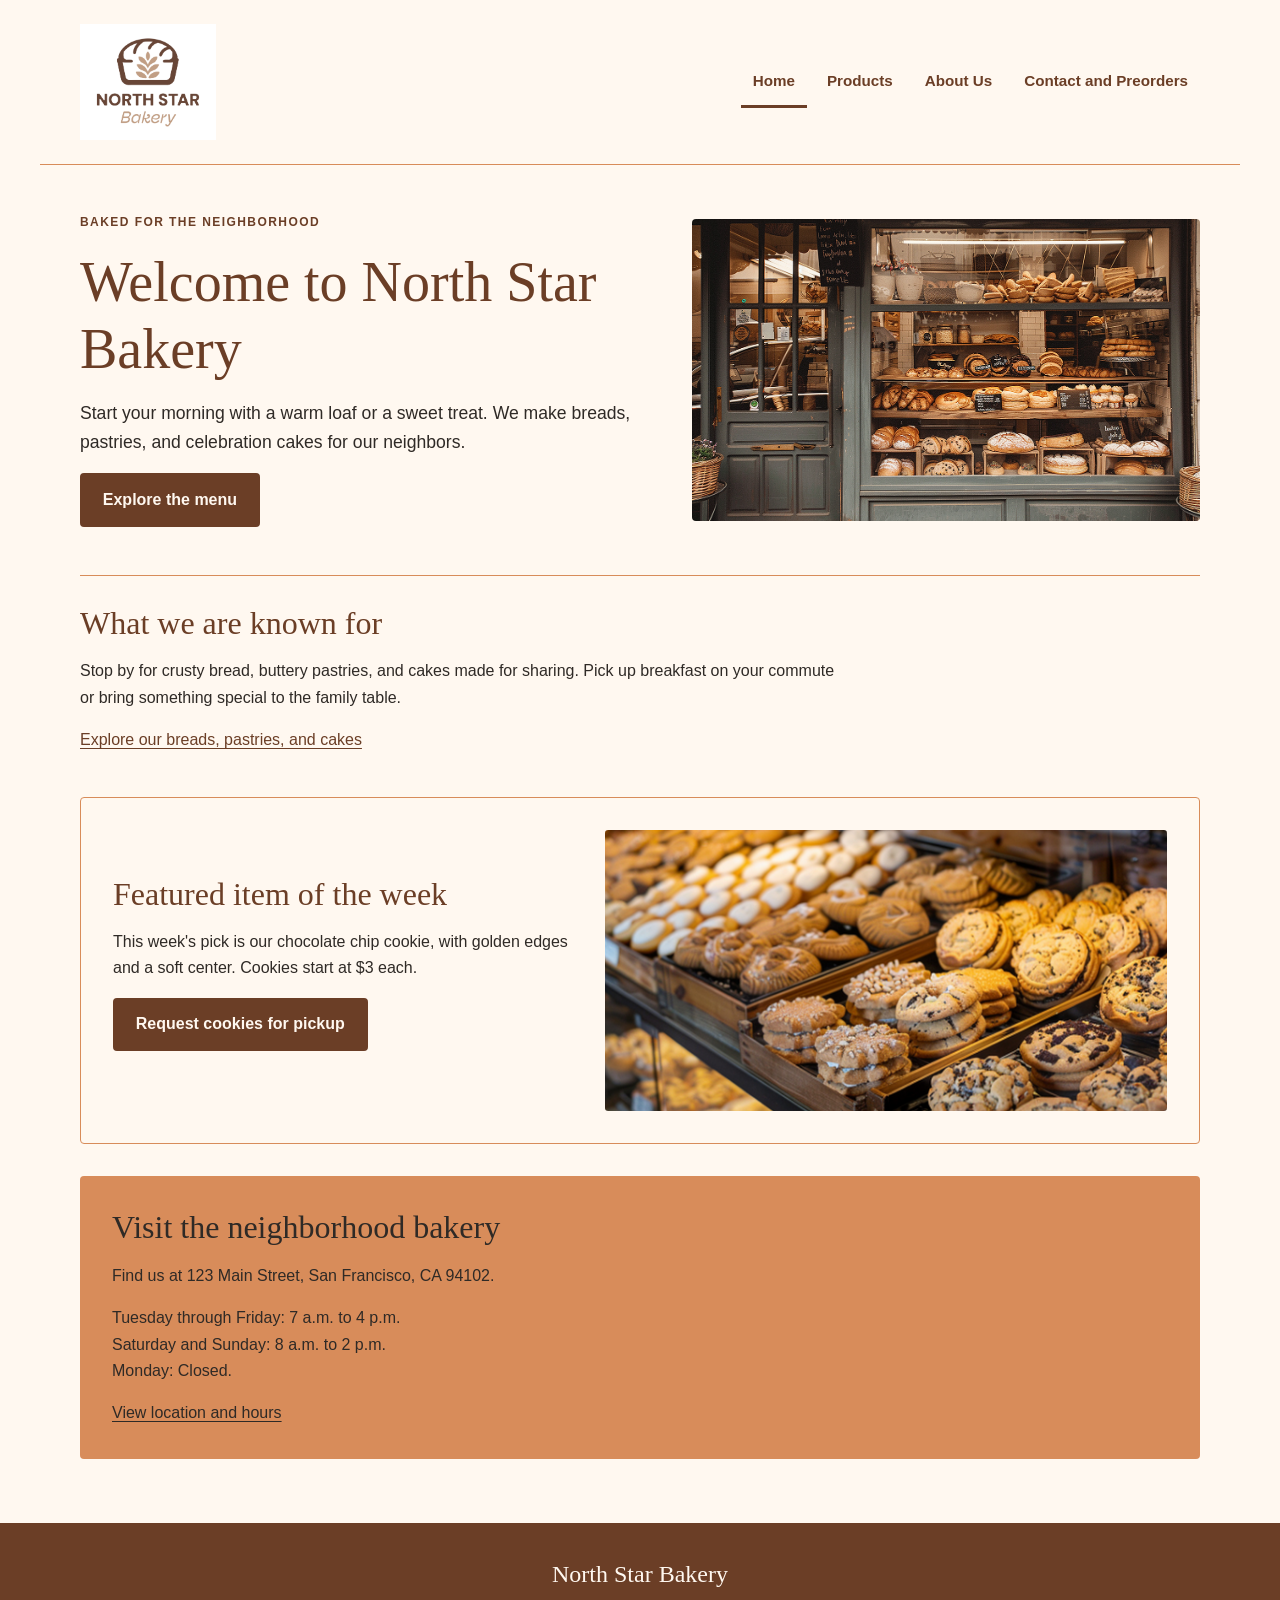
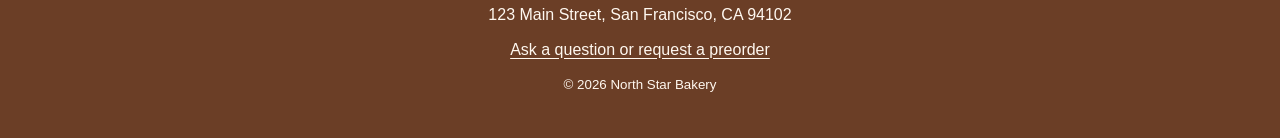
<file: index.html>
<!DOCTYPE html>
<html lang="en">
<head>
  <meta charset="UTF-8">
  <meta name="viewport" content="width=device-width, initial-scale=1.0">
  <title>Home | North Star Bakery</title>
<link rel="stylesheet" href="styles.css">
<meta name="description" content="Visit North Star Bakery in San Francisco for breads, pastries, and celebration cakes.">
</head>
<body class="index-page">
  <a href="#main-content" class="skip-link">Skip to main content</a>
  <header class="site-header">
    <a href="index.html" class="brand">
      <img src="media/bakery-logo_c.png" width="150" alt="North Star Bakery home">
    </a>
    <nav aria-label="Main navigation">
      <ul>
        <li><a href="index.html" aria-current="page">Home</a></li>
        <li><a href="products.html">Products</a></li>
        <li><a href="about.html">About Us</a></li>
        <li><a href="contact.html">Contact and Preorders</a></li>
      </ul>
    </nav>
  </header>
  <main id="main-content" class="page-main" tabindex="-1">
    <div class="home-hero">
<div class="page-intro">
<p class="eyebrow">BAKED FOR THE NEIGHBORHOOD</p>
<h1>Welcome to North Star Bakery</h1>
    <p>Start your morning with a warm loaf or a sweet treat.
      We make breads, pastries, and celebration cakes for our neighbors.</p>
    <a href="products.html" class="button">Explore the menu</a>
</div>
<img src="media/bakery-storefront_c.png" alt="Bakery entrance beside a window filled with bread and pastries" class="hero-image" width="1200" height="715">
</div>
<section class="welcome-strip">
      <h2>What we are known for</h2>
      <p>Stop by for crusty bread, buttery pastries, and cakes made
        for sharing. Pick up breakfast on your commute or bring
        something special to the family table.</p>
      <p><a href="products.html">Explore our breads, pastries, and cakes</a></p>
    </section>
    <section class="card feature-card">
      <div class="feature-copy">
<h2>Featured item of the week</h2>
      <p>This week's pick is our chocolate chip cookie, with golden
        edges and a soft center. Cookies start at $3 each.</p>
      <p><a href="contact.html" class="button">Request cookies for pickup</a></p>
    </div>
<picture>
        <source media="(min-width: 700px)" srcset="media/bakery-feature-large_c.png">
        <img src="media/bakery-feature-small_c.png" alt="Trays of assorted cookies in the bakery display case" loading="lazy">
      </picture>
      </section>
    <section class="visit-strip">
      <h2>Visit the neighborhood bakery</h2>
      <p>Find us at 123 Main Street, San Francisco, CA 94102.</p>
      <p>Tuesday through Friday: 7 a.m. to 4 p.m.<br>
        Saturday and Sunday: 8 a.m. to 2 p.m.<br>
        Monday: Closed.</p>
      <p><a href="contact.html#visit">View location and hours</a></p>
    </section>
  </main>
  <footer class="site-footer">
    <p>North Star Bakery</p>
    <p>123 Main Street, San Francisco, CA 94102</p>
<p><a href="contact.html">Ask a question or request a preorder</a></p>
    <p><small>© 2026 North Star Bakery</small></p>
  </footer>
</body>
</html>
</file>
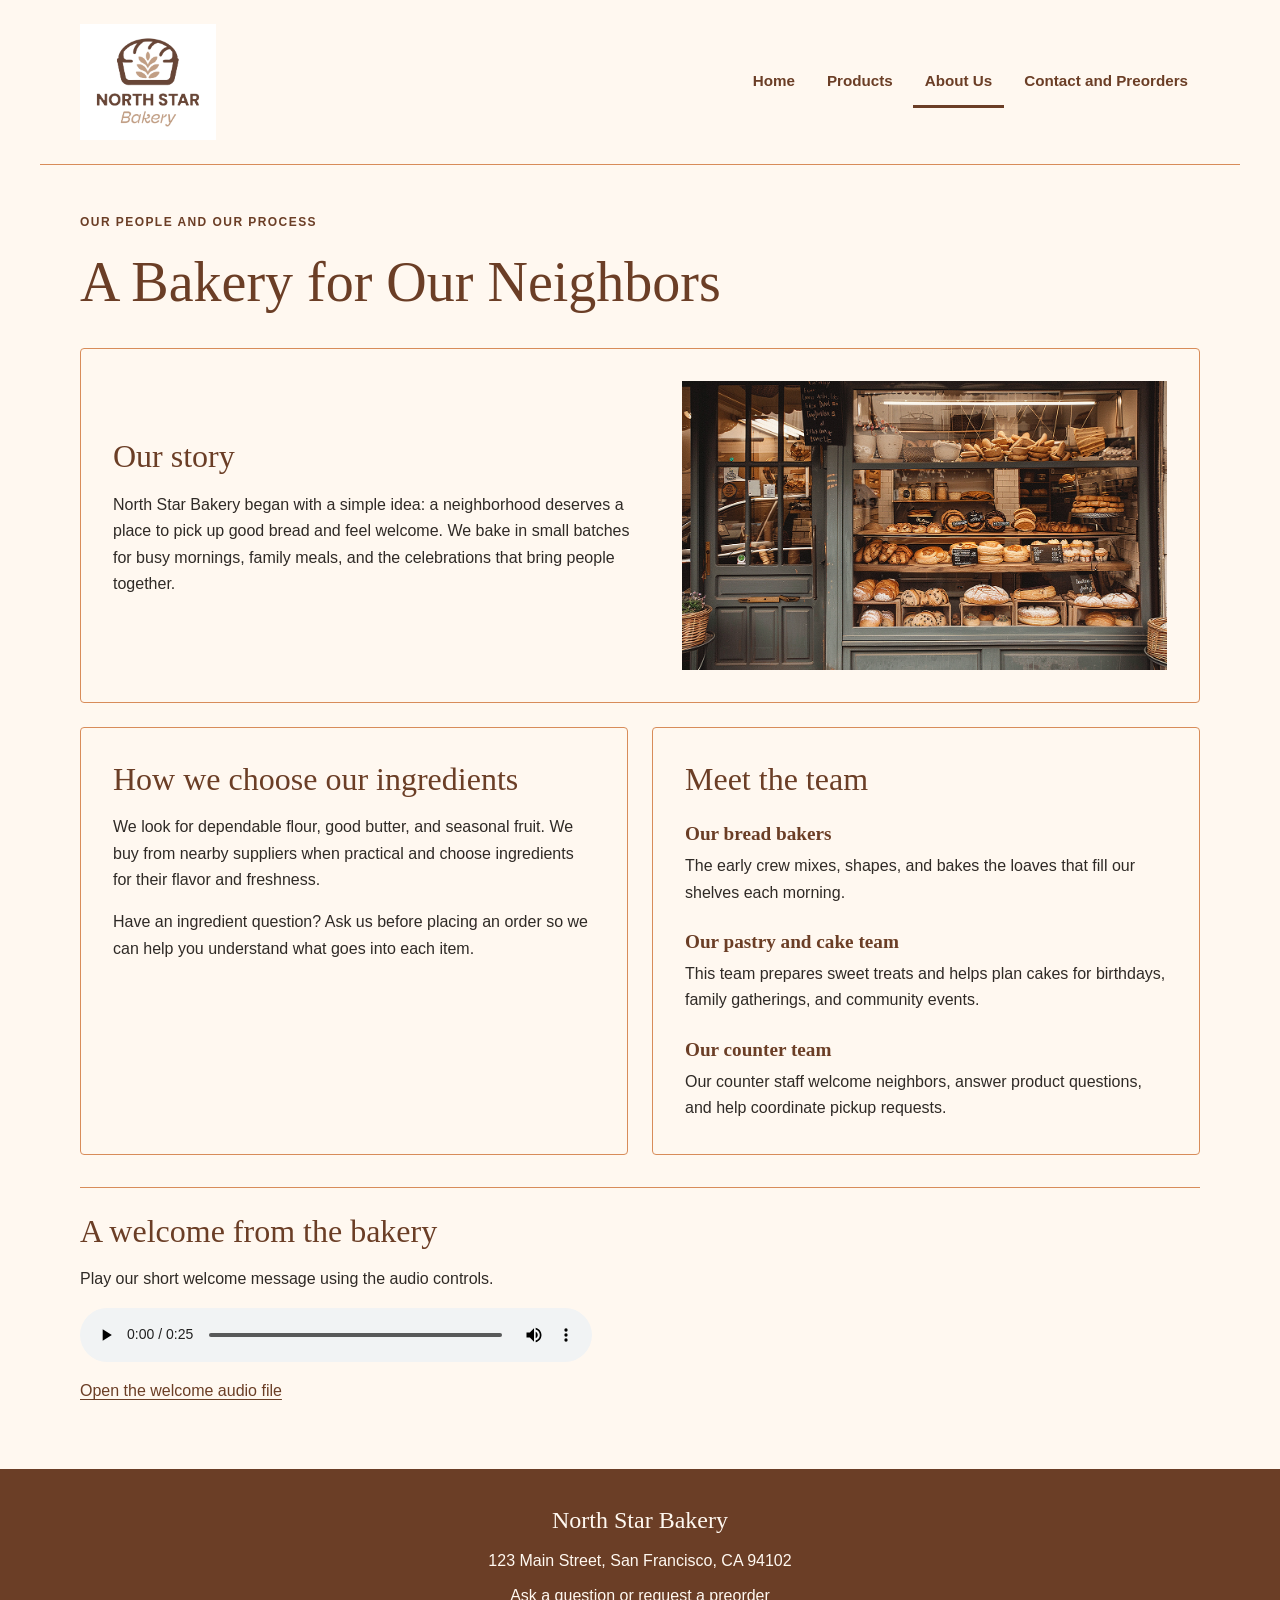
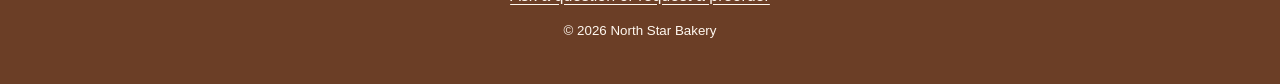
<file: about.html>
<!DOCTYPE html>
<html lang="en">
<head>
  <meta charset="UTF-8">
  <meta name="viewport" content="width=device-width, initial-scale=1.0">
  <title>About Us | North Star Bakery</title>
<link rel="stylesheet" href="styles.css">
<meta name="description" content="Meet the people and ingredient choices behind North Star Bakery.">
</head>
<body class="about-page">
  <a href="#main-content" class="skip-link">Skip to main content</a>
  <header class="site-header">
    <a href="index.html" class="brand">
      <img src="media/bakery-logo_c.png" width="150" alt="North Star Bakery home">
    </a>
    <nav aria-label="Main navigation">
      <ul>
        <li><a href="index.html">Home</a></li>
        <li><a href="products.html">Products</a></li>
        <li><a href="about.html" aria-current="page">About Us</a></li>
        <li><a href="contact.html">Contact and Preorders</a></li>
      </ul>
    </nav>
  </header>
  <main id="main-content" class="page-main" tabindex="-1">
    <div class="page-intro">
<p class="eyebrow">OUR PEOPLE AND OUR PROCESS</p>
<h1>A Bakery for Our Neighbors</h1>
    </div>
<section class="card story-card">
      <div class="story-copy">
<h2>Our story</h2>
      <p>North Star Bakery began with a simple idea: a neighborhood
        deserves a place to pick up good bread and feel welcome.
        We bake in small batches for busy mornings, family meals,
        and the celebrations that bring people together.</p>
      </div>
<img src="media/bakery-storefront_c.png" width="300" alt="Bakery entrance beside a window filled with bread and pastries" loading="lazy">
    </section>
    <div class="about-columns">
<section class="card">
      <h2>How we choose our ingredients</h2>
      <p>We look for dependable flour, good butter, and seasonal fruit.
        We buy from nearby suppliers when practical and choose
        ingredients for their flavor and freshness.</p>
      <p>Have an ingredient question? Ask us before placing an order
        so we can help you understand what goes into each item.</p>
    </section>
    <section class="card">
      <h2>Meet the team</h2>
      <h3>Our bread bakers</h3>
      <p>The early crew mixes, shapes, and bakes the loaves that
        fill our shelves each morning.</p>
      <h3>Our pastry and cake team</h3>
      <p>This team prepares sweet treats and helps plan cakes
        for birthdays, family gatherings, and community events.</p>
      <h3>Our counter team</h3>
      <p>Our counter staff welcome neighbors, answer product questions,
        and help coordinate pickup requests.</p>
    </section>
    </div>
<section class="audio-section">
      <h2>A welcome from the bakery</h2>
      <p>Play our short welcome message using the audio controls.</p>
      <audio controls preload="metadata">
        <source src="media/bakery-welcome_c.mp3" type="audio/mpeg">
        Your browser does not support embedded audio.
        <a href="media/bakery-welcome_c.mp3">Download the welcome audio</a>.
      </audio>
      <p><a href="media/bakery-welcome_c.mp3">Open the welcome audio file</a></p>
    </section>
  </main>
  <footer class="site-footer">
    <p>North Star Bakery</p>
    <p>123 Main Street, San Francisco, CA 94102</p>
<p><a href="contact.html">Ask a question or request a preorder</a></p>
    <p><small>© 2026 North Star Bakery</small></p>
  </footer>
</body>
</html>
</file>
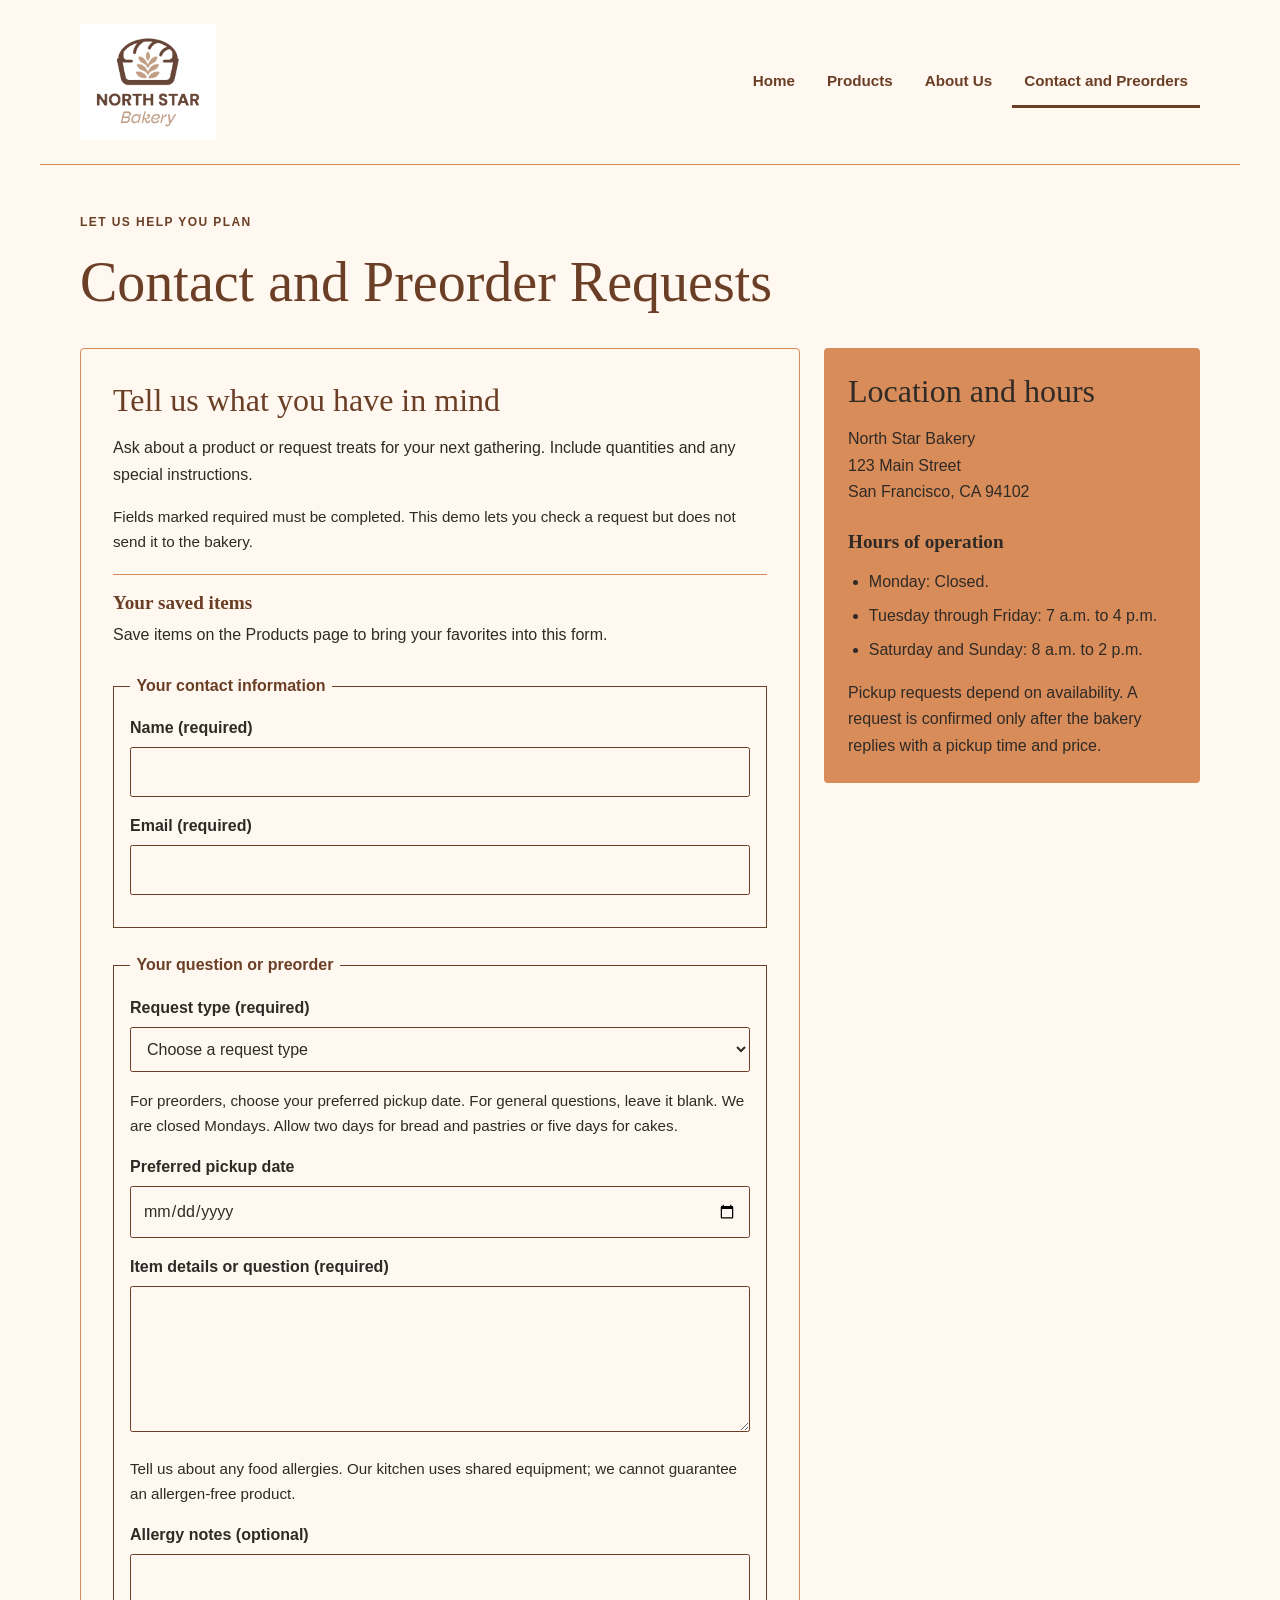
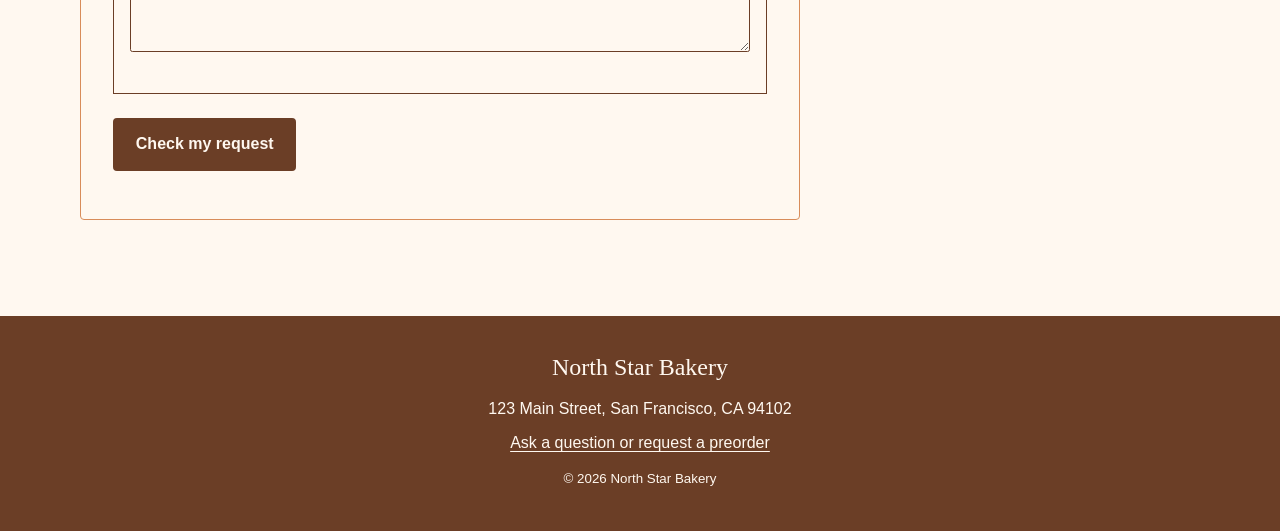
<file: contact.html>
<!DOCTYPE html>
<html lang="en">
<head>
  <meta charset="UTF-8">
  <meta name="viewport" content="width=device-width, initial-scale=1.0">
  <title>Contact and Preorders | North Star Bakery</title>
<link rel="stylesheet" href="styles.css">
<meta name="description" content="Ask North Star Bakery a question or practice a preorder request. Find our San Francisco location and hours.">
<script src="script.js" defer></script>
</head>
<body class="contact-page">
  <a href="#main-content" class="skip-link">Skip to main content</a>
  <header class="site-header">
    <a href="index.html" class="brand">
      <img src="media/bakery-logo_c.png" width="150" alt="North Star Bakery home">
    </a>
    <nav aria-label="Main navigation">
      <ul>
        <li><a href="index.html">Home</a></li>
        <li><a href="products.html">Products</a></li>
        <li><a href="about.html">About Us</a></li>
        <li><a href="contact.html" aria-current="page">Contact and Preorders</a></li>
      </ul>
    </nav>
  </header>
  <main id="main-content" class="page-main" tabindex="-1">
    <div class="page-intro">
<p class="eyebrow">LET US HELP YOU PLAN</p>
<h1>Contact and Preorder Requests</h1>
    </div>
<div class="contact-layout">
<section class="card request-section">
      <h2>Tell us what you have in mind</h2>
      <p>Ask about a product or request treats for your next gathering.
        Include quantities and any special instructions.</p>
      <p id="form-help" class="form-note">Fields marked required must be completed.
        This demo lets you check a request but does not send it to the bakery.</p>
      <form id="request-form" action="contact.html#request-form" method="get" aria-describedby="form-help">
        <div class="saved-favorites-panel">
  <h3>Your saved items</h3>
  <p id="saved-favorites-text"></p>
  <button id="use-favorites" class="button secondary-button" type="button" hidden>Use favorites in item details</button>
</div>
<p id="form-status" class="form-status" role="status" aria-live="polite"></p>
<fieldset>
          <legend>Your contact information</legend>
          <p>
            <label for="customer-name">Name (required)</label><br>
            <input type="text" id="customer-name" name="customer_name" autocomplete="name" minlength="2" maxlength="80" required aria-describedby="customer-name-error">
<span id="customer-name-error" class="field-error"></span>
          </p>
          <p>
            <label for="email">Email (required)</label><br>
            <input type="email" id="email" name="email" autocomplete="email" maxlength="254" required aria-describedby="email-error">
<span id="email-error" class="field-error"></span>
          </p>
        </fieldset>
        <fieldset>
          <legend>Your question or preorder</legend>
          <p>
            <label for="request-type">Request type (required)</label><br>
            <select id="request-type" name="request_type" required aria-describedby="request-type-error">
              <option value="">Choose a request type</option>
              <option value="preorder">Preorder request</option>
              <option value="question">General question</option>
            </select>
<span id="request-type-error" class="field-error"></span>
          </p>
          <p id="pickup-help">For preorders, choose your preferred pickup date.
            For general questions, leave it blank. We are closed Mondays.
            Allow two days for bread and pastries or five days for cakes.</p>
          <p>
            <label for="pickup-date">Preferred pickup date</label><br>
            <input type="date" id="pickup-date" name="pickup_date" aria-describedby="pickup-help pickup-date-error">
<span id="pickup-date-error" class="field-error"></span>
          </p>
          <p>
            <label for="item-details">Item details or question (required)</label><br>
            <textarea id="item-details" name="item_details" rows="5" cols="30" minlength="10" maxlength="2000" required aria-describedby="item-details-error"></textarea>
<span id="item-details-error" class="field-error"></span>
          </p>
          <p id="allergy-help">Tell us about any food allergies.
            Our kitchen uses shared equipment; we cannot guarantee
            an allergen-free product.</p>
          <p>
            <label for="allergy-notes">Allergy notes (optional)</label><br>
            <textarea id="allergy-notes" name="allergy_notes" rows="3" cols="30" maxlength="1000" aria-describedby="allergy-help allergy-notes-error"></textarea>
<span id="allergy-notes-error" class="field-error"></span>
          </p>
        </fieldset>
        <p><button type="submit" class="button">Check my request</button></p>
      </form>
    </section>
    <section id="visit" class="visit-card">
      <h2>Location and hours</h2>
      <address>
        North Star Bakery<br>
        123 Main Street<br>
        San Francisco, CA 94102
      </address>
      <h3>Hours of operation</h3>
      <ul>
        <li>Monday: Closed.</li>
        <li>Tuesday through Friday: 7 a.m. to 4 p.m.</li>
        <li>Saturday and Sunday: 8 a.m. to 2 p.m.</li>
      </ul>
      <p>Pickup requests depend on availability. A request is confirmed
        only after the bakery replies with a pickup time and price.</p>
    </section>
  </div></main>
  <footer class="site-footer">
    <p>North Star Bakery</p>
    <p>123 Main Street, San Francisco, CA 94102</p>
<p><a href="contact.html">Ask a question or request a preorder</a></p>
    <p><small>© 2026 North Star Bakery</small></p>
  </footer>
</body>
</html>
</file>
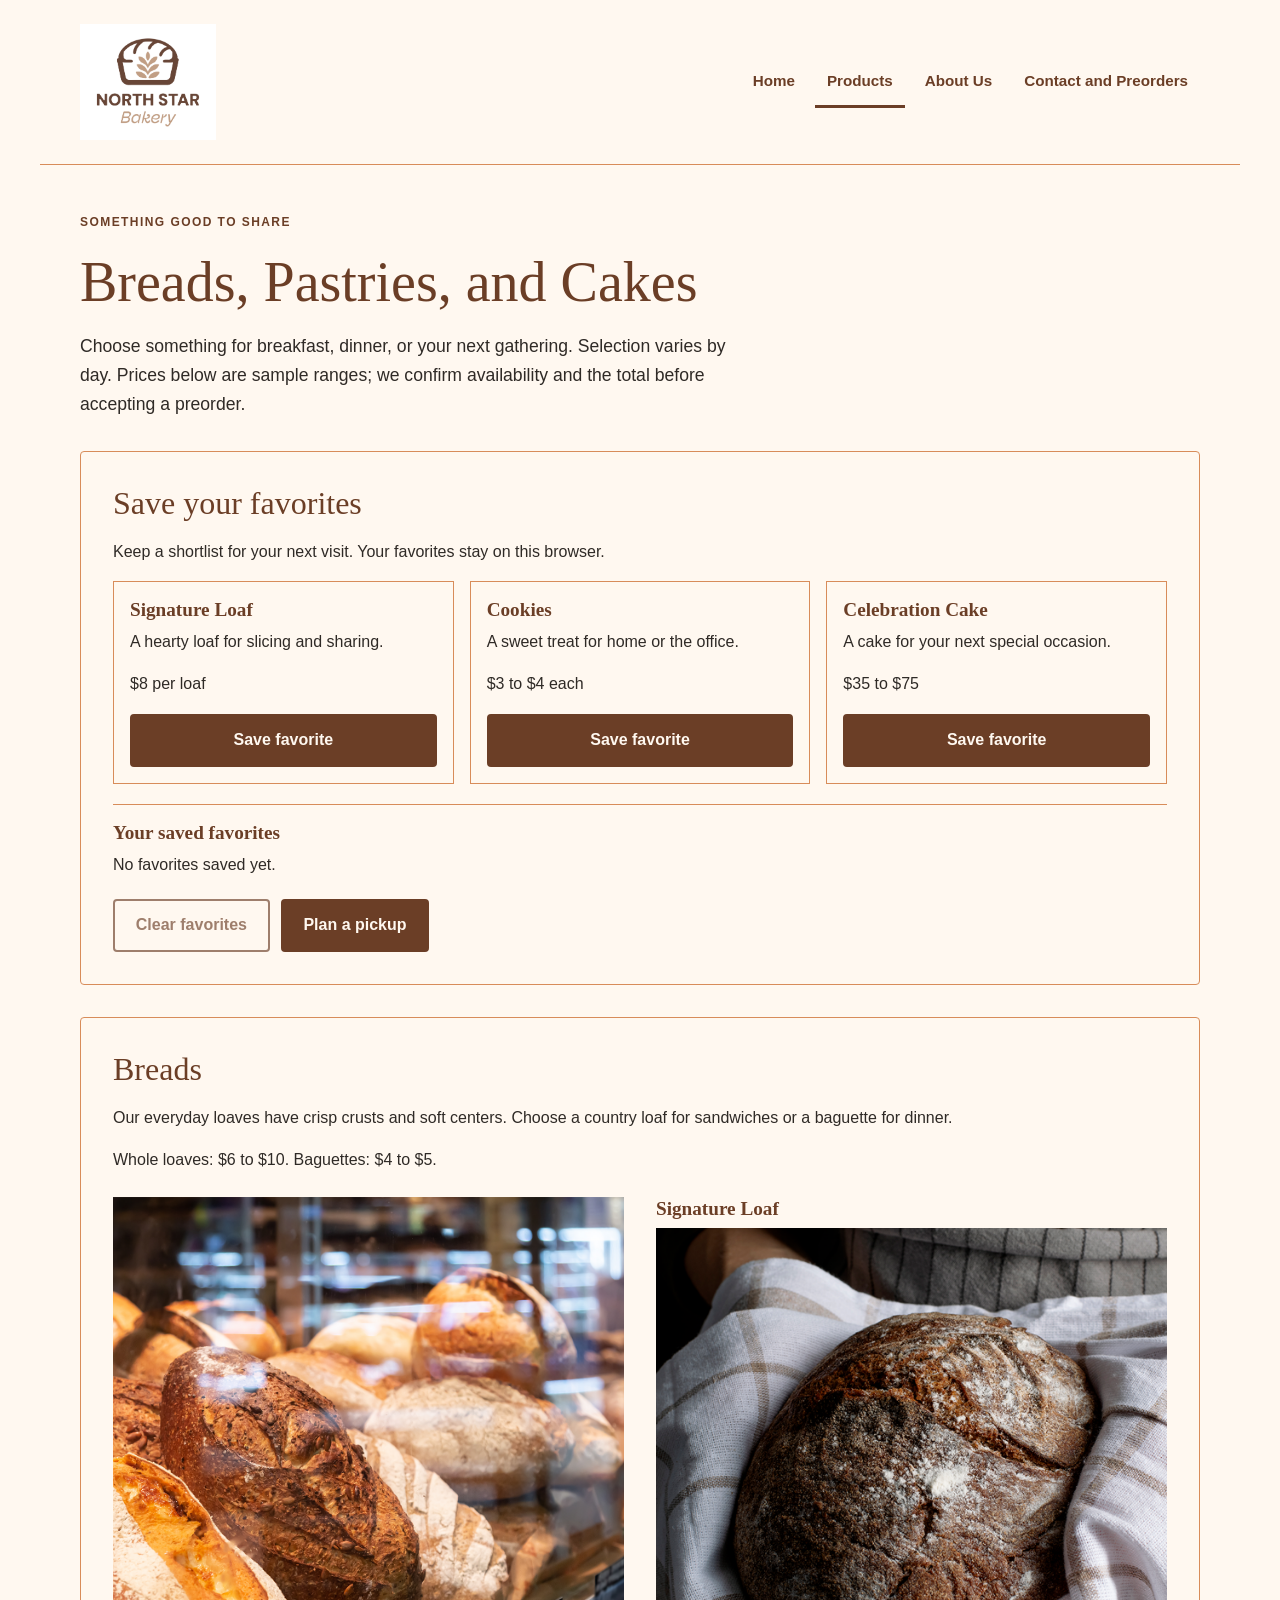
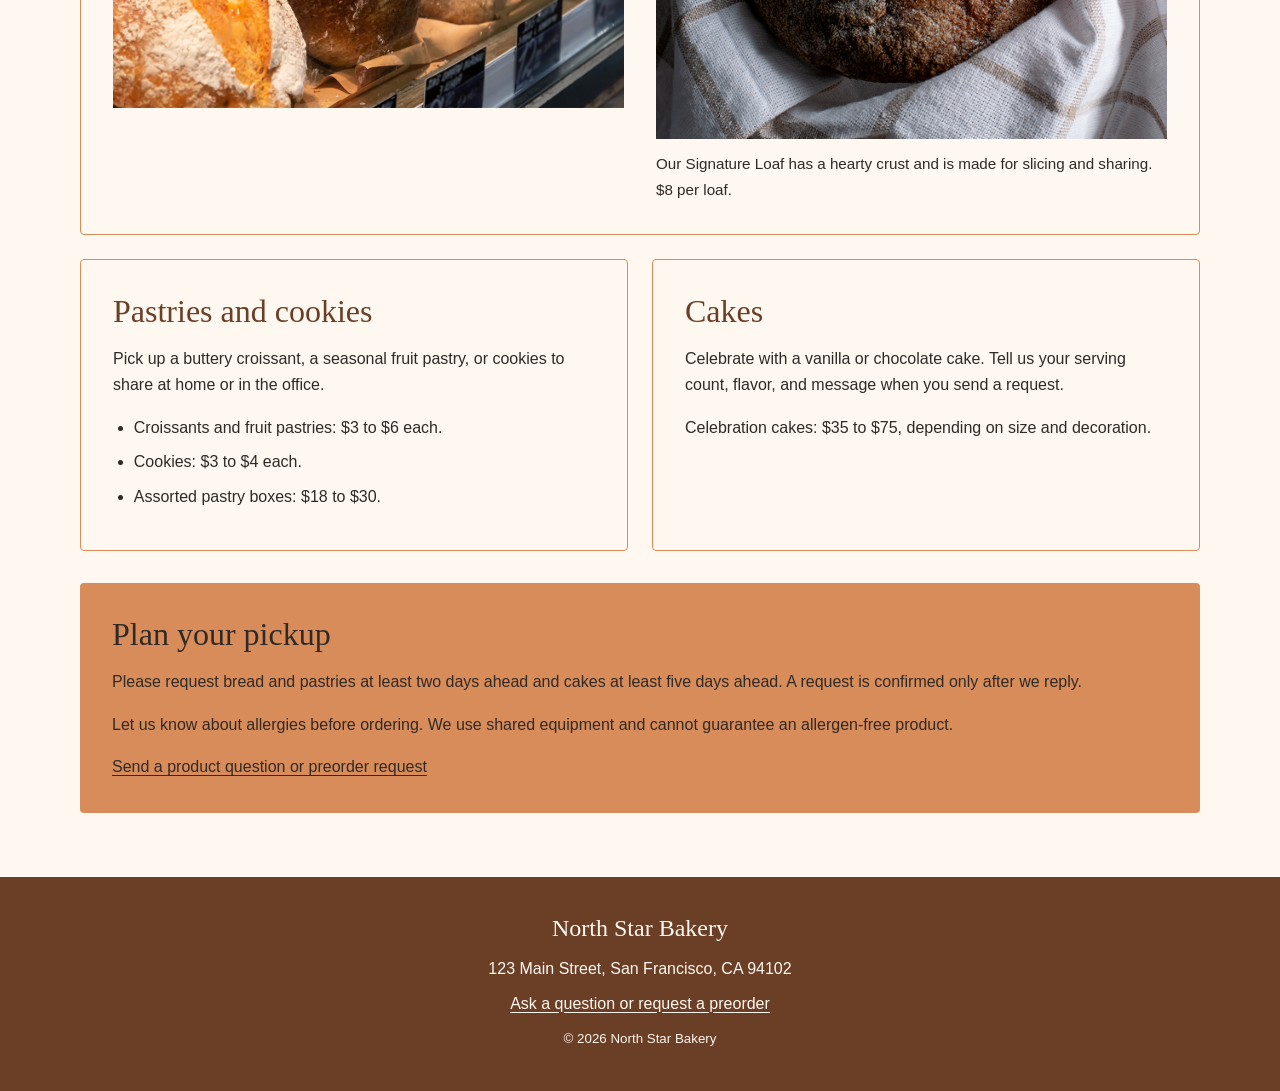
<file: products.html>
<!DOCTYPE html>
<html lang="en">
<head>
  <meta charset="UTF-8">
  <meta name="viewport" content="width=device-width, initial-scale=1.0">
  <title>Products | North Star Bakery</title>
<link rel="stylesheet" href="styles.css">
<meta name="description" content="Explore North Star Bakery breads, pastries, cookies, and cakes, with sample prices and pickup information.">
<script src="script.js" defer></script>
</head>
<body class="products-page">
  <a href="#main-content" class="skip-link">Skip to main content</a>
  <header class="site-header">
    <a href="index.html" class="brand">
      <img src="media/bakery-logo_c.png" width="150" alt="North Star Bakery home">
    </a>
    <nav aria-label="Main navigation">
      <ul>
        <li><a href="index.html">Home</a></li>
        <li><a href="products.html" aria-current="page">Products</a></li>
        <li><a href="about.html">About Us</a></li>
        <li><a href="contact.html">Contact and Preorders</a></li>
      </ul>
    </nav>
  </header>
  <main id="main-content" class="page-main" tabindex="-1">
    <div class="page-intro">
<p class="eyebrow">SOMETHING GOOD TO SHARE</p>
<h1>Breads, Pastries, and Cakes</h1>
    <p>Choose something for breakfast, dinner, or your next gathering.
      Selection varies by day. Prices below are sample ranges;
      we confirm availability and the total before accepting a preorder.</p>
    </div>
<section class="card favorites-section" aria-labelledby="favorites-heading">
  <h2 id="favorites-heading">Save your favorites</h2>
  <p>Keep a shortlist for your next visit. Your favorites stay on this browser.</p>
  <div id="favorite-products" class="favorite-products"></div>
  <div class="favorites-summary">
    <h3>Your saved favorites</h3>
    <p id="favorite-count" role="status" aria-live="polite">No favorites saved yet.</p>
    <ul id="favorite-list" aria-label="Saved bakery items"></ul>
    <p id="storage-message" role="status"></p>
    <button id="clear-favorites" type="button" class="button secondary-button" disabled>Clear favorites</button>
    <a class="button" href="contact.html">Plan a pickup</a>
  </div>
  <noscript><p>Turn on JavaScript to save favorites. The product descriptions and request form are still available below.</p></noscript>
</section>
<div class="product-layout">
<section class="card bread-section">
      <h2>Breads</h2>
      <p>Our everyday loaves have crisp crusts and soft centers.
        Choose a country loaf for sandwiches or a baguette for dinner.</p>
      <p>Whole loaves: $6 to $10. Baguettes: $4 to $5.</p>
      <div class="bread-gallery">
<img src="media/bakery-bread_c.png" width="300" alt="Round and oval crusty bread loaves on a bakery shelf" loading="lazy">
      <figure>
        <h3>Signature Loaf</h3>
      <img src="media/bakery-signature-loaf_c.png" width="300" alt="Flour-dusted oval loaf with a deeply scored crust" loading="lazy">
        <figcaption>Our Signature Loaf has a hearty crust and is
          made for slicing and sharing. $8 per loaf.</figcaption>
      </figure>
    </div></section>
    <section class="card">
      <h2>Pastries and cookies</h2>
      <p>Pick up a buttery croissant, a seasonal fruit pastry,
        or cookies to share at home or in the office.</p>
      <ul>
        <li>Croissants and fruit pastries: $3 to $6 each.</li>
        <li>Cookies: $3 to $4 each.</li>
        <li>Assorted pastry boxes: $18 to $30.</li>
      </ul>
    </section>
    <section class="card">
      <h2>Cakes</h2>
      <p>Celebrate with a vanilla or chocolate cake. Tell us your
        serving count, flavor, and message when you send a request.</p>
      <p>Celebration cakes: $35 to $75, depending on size and decoration.</p>
    </section>
    </div>
<section class="visit-strip">
      <h2>Plan your pickup</h2>
      <p>Please request bread and pastries at least two days ahead
        and cakes at least five days ahead. A request is confirmed
        only after we reply.</p>
      <p>Let us know about allergies before ordering. We use shared
        equipment and cannot guarantee an allergen-free product.</p>
      <p><a href="contact.html">Send a product question or preorder request</a></p>
    </section>
  </main>
  <footer class="site-footer">
    <p>North Star Bakery</p>
    <p>123 Main Street, San Francisco, CA 94102</p>
<p><a href="contact.html">Ask a question or request a preorder</a></p>
    <p><small>© 2026 North Star Bakery</small></p>
  </footer>
</body>
</html>
</file>
<file: styles.css>
/* North Star Bakery — shared mobile-first styles for all four pages. */
:root {
  --cream: #FFF8F0;
  --brown: #6B3E26;
  --peach: #D88C5A;
  --charcoal: #2F2A26;
}

* { box-sizing: border-box; }
html { font-size: 100%; }
body {
  margin: 0;
  background: var(--cream);
  color: var(--charcoal);
  font-family: Arial, sans-serif;
  font-size: 1rem;
  line-height: 1.65;
}
img { display: block; max-width: 100%; height: auto; }
picture { display: block; min-width: 0; }
a { color: var(--brown); text-underline-offset: 0.2em; }
a:hover { text-decoration-thickness: 0.15em; }
a, button, input, select, textarea { -webkit-tap-highlight-color: var(--peach); }
:focus-visible { outline: 3px solid var(--brown); outline-offset: 4px; }
h1, h2, h3 {
  color: var(--brown);
  font-family: Georgia, serif;
  line-height: 1.2;
  overflow-wrap: break-word;
}
h1 { margin: 0.25rem 0 1rem; font-size: 2.35rem; font-weight: 400; }
h2 { margin: 0 0 1rem; font-size: 1.75rem; font-weight: 400; }
h3 { margin: 1.5rem 0 0.5rem; font-size: 1.2rem; }
p { margin: 0 0 1rem; }
ul { padding-left: 1.3rem; }
li { margin-bottom: 0.5rem; }
section, .page-intro, .feature-copy, .story-copy { min-width: 0; }
section > :last-child, .page-intro > :last-child { margin-bottom: 0; }

/* The skip link becomes visible when reached with the keyboard. */
.skip-link {
  position: absolute;
  top: -6rem;
  left: 1rem;
  z-index: 10;
  padding: 0.75rem 1rem;
  color: var(--cream);
  background: var(--brown);
}
.skip-link:focus { top: 1rem; }
.site-header {
  display: flex;
  flex-direction: column;
  align-items: center;
  gap: 1rem;
  max-width: 75rem;
  margin: 0 auto;
  padding: 1.25rem;
  border-bottom: 1px solid var(--peach);
}
.brand { flex-shrink: 0; }
.brand img { width: 7.25rem; }
nav { width: 100%; }
nav ul {
  display: flex;
  flex-wrap: wrap;
  justify-content: center;
  gap: 0.25rem 0.5rem;
  margin: 0;
  padding: 0;
  list-style: none;
}
nav li { margin: 0; }
nav a {
  display: block;
  padding: 0.75rem;
  font-size: 0.95rem;
  font-weight: 700;
  text-decoration: none;
  border-bottom: 3px solid transparent;
}
nav a:hover, nav a[aria-current="page"] { border-bottom-color: var(--brown); }
.page-main { max-width: 75rem; margin: 0 auto; padding: 2rem 1.25rem 3rem; }
.page-intro { max-width: 48rem; margin-bottom: 2rem; }
.page-intro > p:not(.eyebrow) { max-width: 42rem; font-size: 1.1rem; }
.eyebrow { color: var(--brown); font-size: 0.75rem; font-weight: 700; letter-spacing: 0.12em; }
.home-hero { display: flex; flex-direction: column; gap: 1.5rem; margin-bottom: 2rem; }
.home-hero .page-intro { margin: 0; }
.hero-image { width: 100%; border-radius: 0.25rem; object-fit: cover; }
.button {
  display: inline-block;
  max-width: 100%;
  padding: 0.85rem 1.3rem;
  border: 2px solid var(--brown);
  border-radius: 0.25rem;
  background: var(--brown);
  color: var(--cream);
  font-family: Arial, sans-serif;
  font-size: 1rem;
  font-weight: 700;
  line-height: 1.4;
  text-align: center;
  text-decoration: none;
  cursor: pointer;
}
.button:hover { background: var(--cream); color: var(--brown); }
.card { padding: 1.25rem; border: 1px solid var(--peach); border-radius: 0.25rem; }
.welcome-strip { padding: 1.75rem 0; border-top: 1px solid var(--peach); }
.welcome-strip p { max-width: 48rem; }
.feature-card { display: flex; flex-direction: column; gap: 1.5rem; margin: 1rem 0 2rem; }
.feature-card picture img { width: 100%; border-radius: 0.2rem; }
.visit-strip, .visit-card {
  padding: 1.5rem;
  background: var(--peach);
  color: var(--charcoal);
  border-radius: 0.25rem;
}
.visit-strip h2, .visit-card h2, .visit-card h3,
.visit-strip a, .visit-card a { color: var(--charcoal); }
.product-layout, .about-columns, .contact-layout {
  display: flex;
  flex-direction: column;
  gap: 1.5rem;
  margin-bottom: 2rem;
}
.bread-gallery { display: flex; flex-direction: column; gap: 1.5rem; margin-top: 1.5rem; }
.bread-gallery > img { width: 100%; object-fit: cover; }
figure { margin: 0; min-width: 0; }
figure h3 { margin-top: 0; }
figure img { width: 100%; }
figcaption { margin-top: 0.75rem; font-size: 0.95rem; }
.story-card { display: flex; flex-direction: column; gap: 1.5rem; margin-bottom: 1.5rem; }
.story-card > img { width: 100%; object-fit: cover; }
.audio-section { padding: 1.5rem 0 0; border-top: 1px solid var(--peach); }
audio { display: block; width: 100%; max-width: 32rem; margin: 1rem 0; }
.audio-section a { overflow-wrap: anywhere; }
address { font-style: normal; }
.contact-layout { align-items: stretch; }
.visit-card { align-self: stretch; }
.form-note { font-size: 0.95rem; }
fieldset {
  min-width: 0;
  margin: 1.5rem 0;
  padding: 1rem;
  border: 1px solid var(--brown);
}
legend { padding: 0 0.4rem; font-weight: 700; color: var(--brown); }
label { display: inline-block; margin-bottom: 0.35rem; font-weight: 700; }
input, select, textarea {
  width: 100%;
  min-width: 0;
  max-width: 100%;
  padding: 0.75rem;
  border: 1px solid var(--brown);
  border-radius: 0.15rem;
  background: var(--cream);
  color: var(--charcoal);
  font-family: Arial, sans-serif;
  font-size: 1rem;
  line-height: 1.5;
}
textarea { resize: vertical; }
input:focus, select:focus, textarea:focus { outline: 3px solid var(--brown); outline-offset: 2px; }
#pickup-help, #allergy-help { font-size: 0.95rem; }
.site-footer {
  padding: 2rem 1.25rem;
  background: var(--brown);
  color: var(--cream);
  text-align: center;
}
.site-footer a { color: var(--cream); }
.site-footer > p:first-child { font-family: Georgia, serif; font-size: 1.5rem; }
.site-footer p { margin-bottom: 0.5rem; }
.site-footer :focus-visible { outline-color: var(--cream); }

/* Desktop enhancements build on the single-column phone layout. */
@media (min-width: 48rem) {
  .site-header { flex-direction: row; justify-content: space-between; padding: 1.5rem 2.5rem; }
  .brand img { width: 8.5rem; }
  nav { width: auto; }
  nav ul { justify-content: flex-end; }
  .page-main { padding: 3rem 2.5rem 4rem; }
  h1 { font-size: 3.5rem; }
  h2 { font-size: 2rem; }
  .home-hero { flex-direction: row; align-items: center; gap: 3rem; margin-bottom: 3rem; }
  .home-hero .page-intro { flex: 1 1 50%; }
  .hero-image { flex: 1 1 45%; width: 45%; }
  .card { padding: 2rem; }
  .feature-card { flex-direction: row; align-items: center; gap: 2rem; }
  .feature-copy { flex: 1 1 45%; }
  .feature-card picture { flex: 1 1 55%; }
  .product-layout { flex-direction: row; flex-wrap: wrap; }
  .product-layout > .card { flex: 1 1 20rem; }
  .product-layout > .bread-section { flex-basis: 100%; }
  .bread-gallery { flex-direction: row; align-items: flex-start; gap: 2rem; }
  .bread-gallery > img { width: calc(50% - 1rem); }
  .bread-gallery > figure { flex: 1 1 50%; }
  .about-columns { flex-direction: row; align-items: stretch; }
  .about-columns > section { flex: 1 1 50%; }
  .story-card { flex-direction: row; align-items: center; gap: 2rem; }
  .story-copy { flex: 1 1 50%; }
  .story-card > img { width: 45%; flex: 1 1 45%; }
  .contact-layout { flex-direction: row; align-items: flex-start; }
  .request-section { flex: 2 1 36rem; }
  .visit-card { flex: 1 1 19rem; align-self: flex-start; }
  .visit-strip { padding: 2rem; }
}


/* Saved items and field feedback share the existing bakery colors. */
.favorites-section { margin-bottom: 2rem; }
.favorite-products { display: flex; flex-direction: column; gap: 1rem; }
.favorite-product { flex: 1; padding: 1rem; border: 1px solid var(--peach); min-width: 0; }
.favorite-product h3 { margin-top: 0; }
.favorite-product .button { width: 100%; }
.favorite-button[aria-pressed="true"] { background: var(--peach); color: var(--charcoal); border-color: var(--charcoal); }
.favorites-summary, .saved-favorites-panel { margin-top: 1.25rem; padding-top: 1rem; border-top: 1px solid var(--peach); }
.favorites-summary h3, .saved-favorites-panel h3 { margin-top: 0; }
.favorites-summary .button { margin: 0.25rem 0.4rem 0 0; }
.secondary-button { background: var(--cream); color: var(--brown); }
.button:disabled { cursor: default; opacity: 0.65; }
.field-error { display: block; color: var(--brown); font-size: 0.95rem; font-weight: bold; margin-top: 0.35rem; }
.field-error:empty { display: none; }
[aria-invalid="true"] { border: 2px solid var(--brown); }
.form-status:not(:empty) { border-left: 4px solid var(--brown); padding: 0.6rem 0.9rem; margin: 1rem 0; }
.has-errors { font-weight: bold; }
[hidden] { display: none !important; }
@media (min-width: 48rem) {
  .favorite-products { flex-direction: row; align-items: stretch; }
}
</file>
